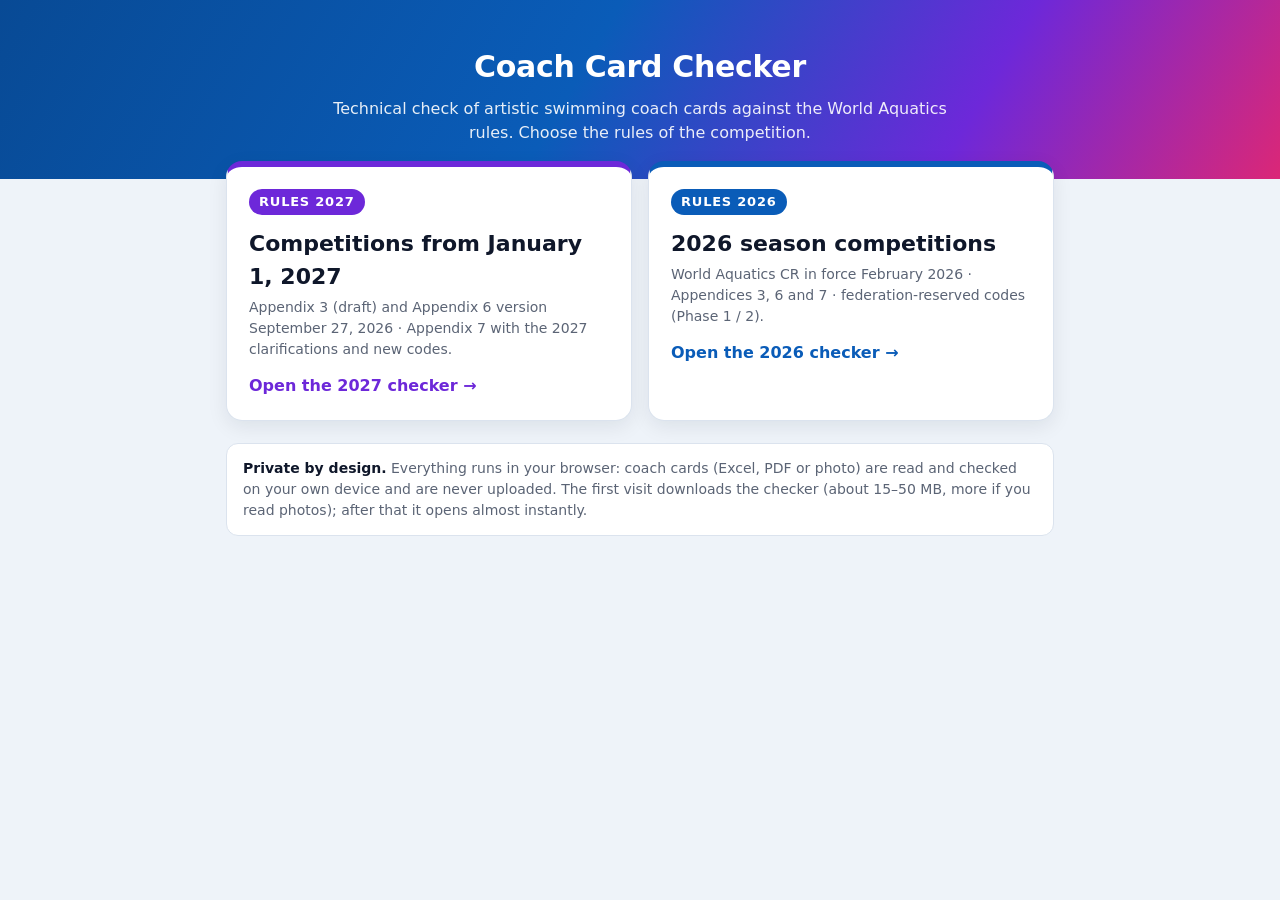
<file: index.html>
<!doctype html>
<html lang="en">
<head>
  <meta charset="utf-8" />
  <meta name="viewport" content="width=device-width, initial-scale=1" />
  <title>Coach Card Checker</title>
  <meta name="description" content="Technical check of artistic swimming coach cards against the World Aquatics rules (2026 and 2027). Runs in your browser — your cards never leave your device." />
  <link rel="icon" href="data:image/svg+xml,%3Csvg xmlns='http://www.w3.org/2000/svg' viewBox='0 0 32 32'%3E%3Cpath fill='%230a5cb8' d='M16 3S5 15 5 21a11 11 0 0 0 22 0C27 15 16 3 16 3z'/%3E%3Cpath fill='%2338bdf8' d='M16 9s-6 7-6 11a6 6 0 0 0 6 6z'/%3E%3C/svg%3E" />
  <style>
    :root { --bg:#eef3f9; --card:#fff; --text:#0f172a; --muted:#5b6475; --line:#dbe3ee;
            --b26:#0a5cb8; --b26-2:#12a5b8; --b27:#6d28d9; --b27-2:#db2777; }
    @media (prefers-color-scheme: dark) {
      :root { --bg:#0b1220; --card:#121a2b; --text:#e6ebf3; --muted:#9aa6ba; --line:#22304a; }
    }
    * { box-sizing: border-box; }
    body { margin:0; background:var(--bg); color:var(--text); font:16px/1.5 system-ui,-apple-system,"Segoe UI",Roboto,sans-serif; }
    header { padding:44px 16px 34px; text-align:center; color:#fff;
             background:linear-gradient(120deg,#084a95,#0a5cb8 45%,#6d28d9 75%,#db2777); }
    header h1 { margin:0; font-size:30px; letter-spacing:-.01em; }
    header p { margin:8px auto 0; max-width:620px; opacity:.9; }
    main { max-width:860px; margin:-18px auto 40px; padding:0 16px; }
    .grid { display:grid; grid-template-columns:repeat(auto-fit,minmax(260px,1fr)); gap:16px; }
    a.year { display:block; text-decoration:none; color:inherit; background:var(--card); border:1px solid var(--line);
             border-radius:16px; padding:22px; box-shadow:0 6px 20px rgba(15,23,42,.08); border-top:6px solid var(--c);
             transition:transform .12s, box-shadow .12s; }
    a.year:hover { transform:translateY(-2px); box-shadow:0 10px 28px rgba(15,23,42,.14); }
    a.year .tag { display:inline-block; font-weight:800; letter-spacing:.06em; font-size:13px; padding:3px 10px;
                  border-radius:999px; color:#fff; background:var(--c); }
    a.year h2 { margin:12px 0 4px; font-size:22px; }
    a.year p { margin:0; color:var(--muted); font-size:14px; }
    a.year .go { margin-top:14px; font-weight:700; color:var(--c); }
    .y26 { --c:var(--b26); } .y27 { --c:var(--b27); }
    .note { margin-top:22px; padding:14px 16px; border-radius:12px; background:var(--card); border:1px solid var(--line);
            color:var(--muted); font-size:14px; }
    .note b { color:var(--text); }
  </style>
</head>
<body>
  <header>
    <h1>Coach Card Checker</h1>
    <p>Technical check of artistic swimming coach cards against the World Aquatics rules. Choose the rules of the competition.</p>
  </header>
  <main>
    <div class="grid">
      <a class="year y27" href="2027/">
        <span class="tag">RULES 2027</span>
        <h2>Competitions from January 1, 2027</h2>
        <p>Appendix 3 (draft) and Appendix 6 version September 27, 2026 · Appendix 7 with the 2027 clarifications and new codes.</p>
        <div class="go">Open the 2027 checker →</div>
      </a>
      <a class="year y26" href="2026/">
        <span class="tag">RULES 2026</span>
        <h2>2026 season competitions</h2>
        <p>World Aquatics CR in force February 2026 · Appendices 3, 6 and 7 · federation-reserved codes (Phase 1 / 2).</p>
        <div class="go">Open the 2026 checker →</div>
      </a>
    </div>
    <div class="note">
      <b>Private by design.</b> Everything runs in your browser: coach cards (Excel, PDF or photo) are read and checked on
      your own device and are never uploaded. The first visit downloads the checker (about 15–50 MB, more if you read
      photos); after that it opens almost instantly.
    </div>
  </main>
</body>
</html>
</file>
